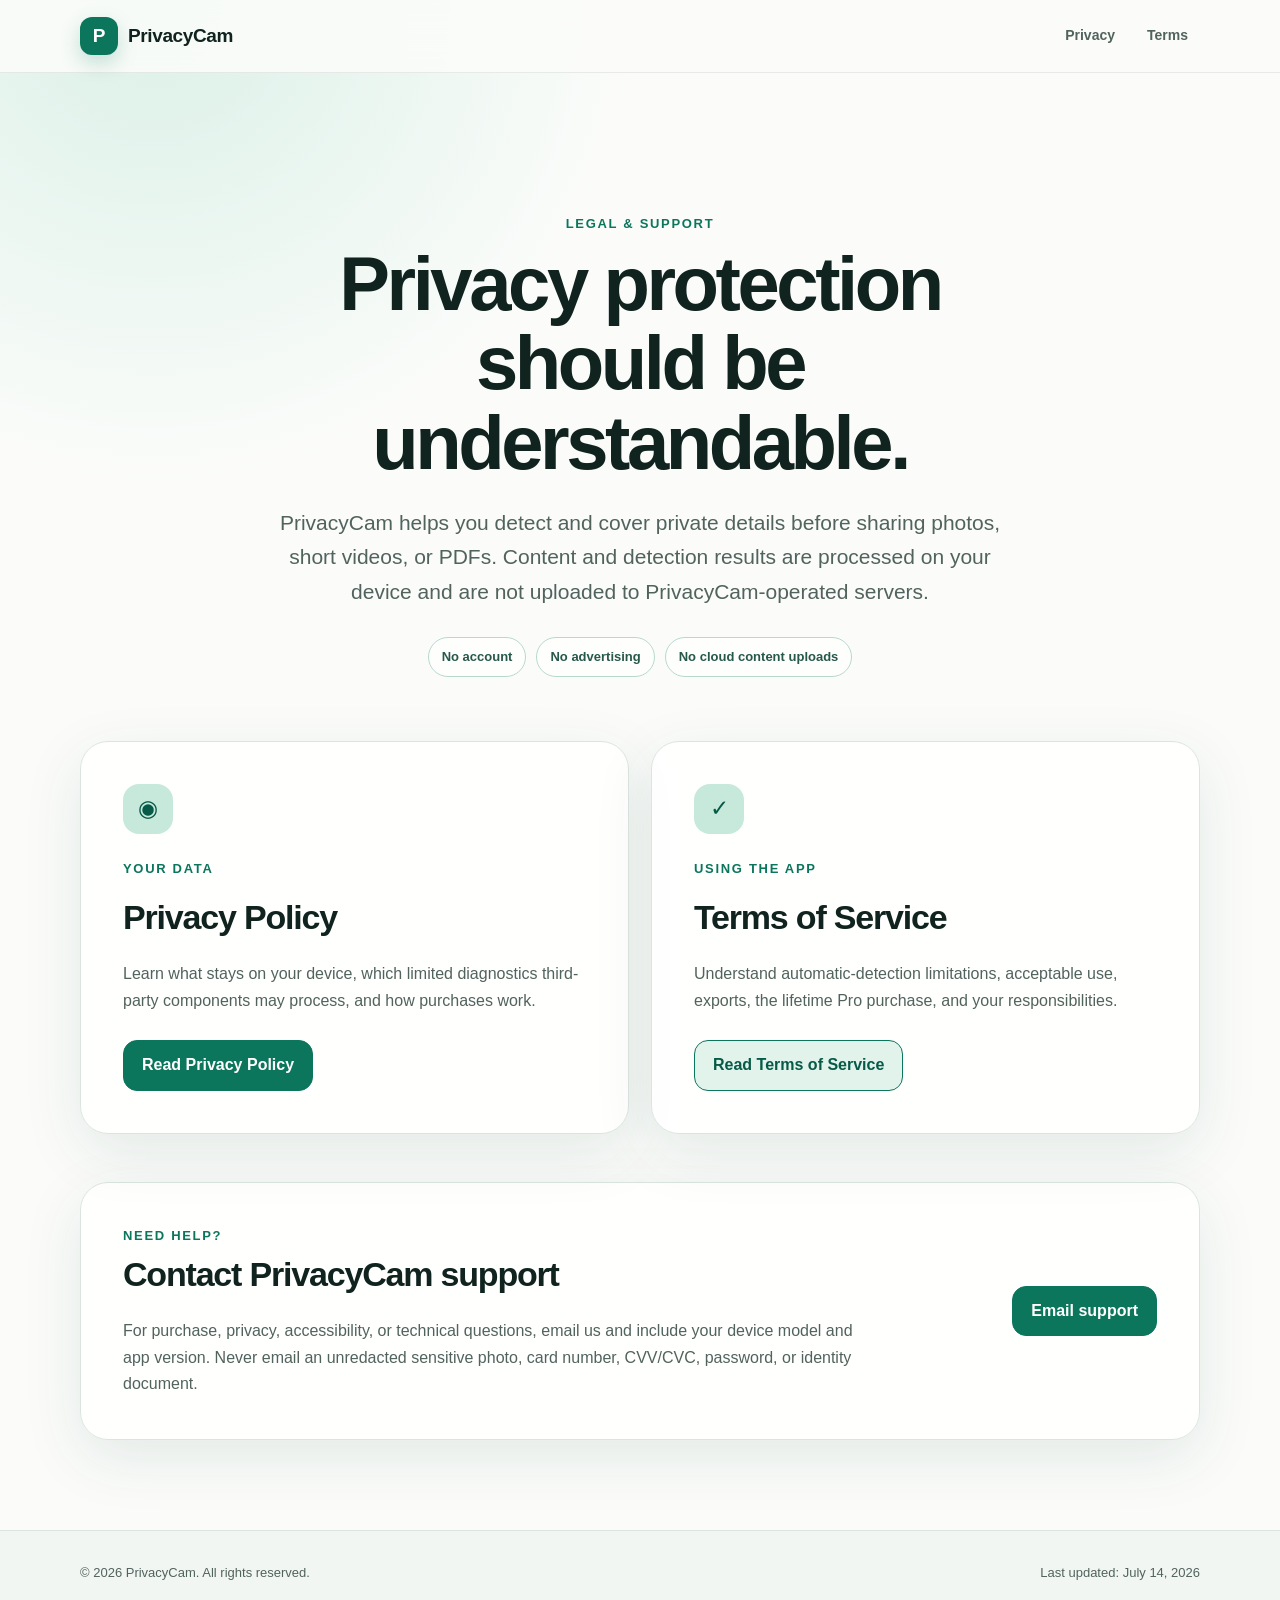
<file: docs/index.html>
<!doctype html>
<html lang="en">
  <head>
    <meta charset="utf-8">
    <meta name="viewport" content="width=device-width, initial-scale=1">
    <meta name="description" content="PrivacyCam privacy policy, terms of service, and support information.">
    <meta name="theme-color" content="#0b765c">
    <title>PrivacyCam Legal &amp; Support</title>
    <link rel="stylesheet" href="styles.css">
  </head>
  <body>
    <a class="skip-link" href="#main">Skip to content</a>
    <header class="site-header">
      <div class="shell header-inner">
        <a class="brand" href="index.html" aria-label="PrivacyCam legal home">
          <span class="brand-mark" aria-hidden="true">P</span>
          <span>PrivacyCam</span>
        </a>
        <nav aria-label="Legal pages">
          <a href="privacy.html">Privacy</a>
          <a href="terms.html">Terms</a>
        </nav>
      </div>
    </header>

    <main id="main">
      <section class="hero shell">
        <div class="eyebrow">Legal &amp; support</div>
        <h1>Privacy protection should be understandable.</h1>
        <p class="hero-copy">
          PrivacyCam helps you detect and cover private details before sharing photos, short videos, or PDFs. Content and detection results are processed on your device and are not uploaded to PrivacyCam-operated servers.
        </p>
        <div class="trust-row" aria-label="PrivacyCam highlights">
          <span>No account</span>
          <span>No advertising</span>
          <span>No cloud content uploads</span>
        </div>
      </section>

      <section class="shell card-grid" aria-label="Legal documents">
        <article class="document-card">
          <div class="card-icon" aria-hidden="true">◉</div>
          <p class="card-kicker">Your data</p>
          <h2>Privacy Policy</h2>
          <p>Learn what stays on your device, which limited diagnostics third-party components may process, and how purchases work.</p>
          <a class="button" href="privacy.html">Read Privacy Policy</a>
        </article>

        <article class="document-card">
          <div class="card-icon" aria-hidden="true">✓</div>
          <p class="card-kicker">Using the app</p>
          <h2>Terms of Service</h2>
          <p>Understand automatic-detection limitations, acceptable use, exports, the lifetime Pro purchase, and your responsibilities.</p>
          <a class="button button-secondary" href="terms.html">Read Terms of Service</a>
        </article>
      </section>

      <section class="shell support-panel" aria-labelledby="support-title">
        <div>
          <p class="card-kicker">Need help?</p>
          <h2 id="support-title">Contact PrivacyCam support</h2>
          <p>For purchase, privacy, accessibility, or technical questions, email us and include your device model and app version. Never email an unredacted sensitive photo, card number, CVV/CVC, password, or identity document.</p>
        </div>
        <a class="button" href="mailto:ak375456@gmail.com">Email support</a>
      </section>
    </main>

    <footer class="site-footer">
      <div class="shell footer-inner">
        <p>© 2026 PrivacyCam. All rights reserved.</p>
        <p>Last updated: July 14, 2026</p>
      </div>
    </footer>
  </body>
</html>
</file>
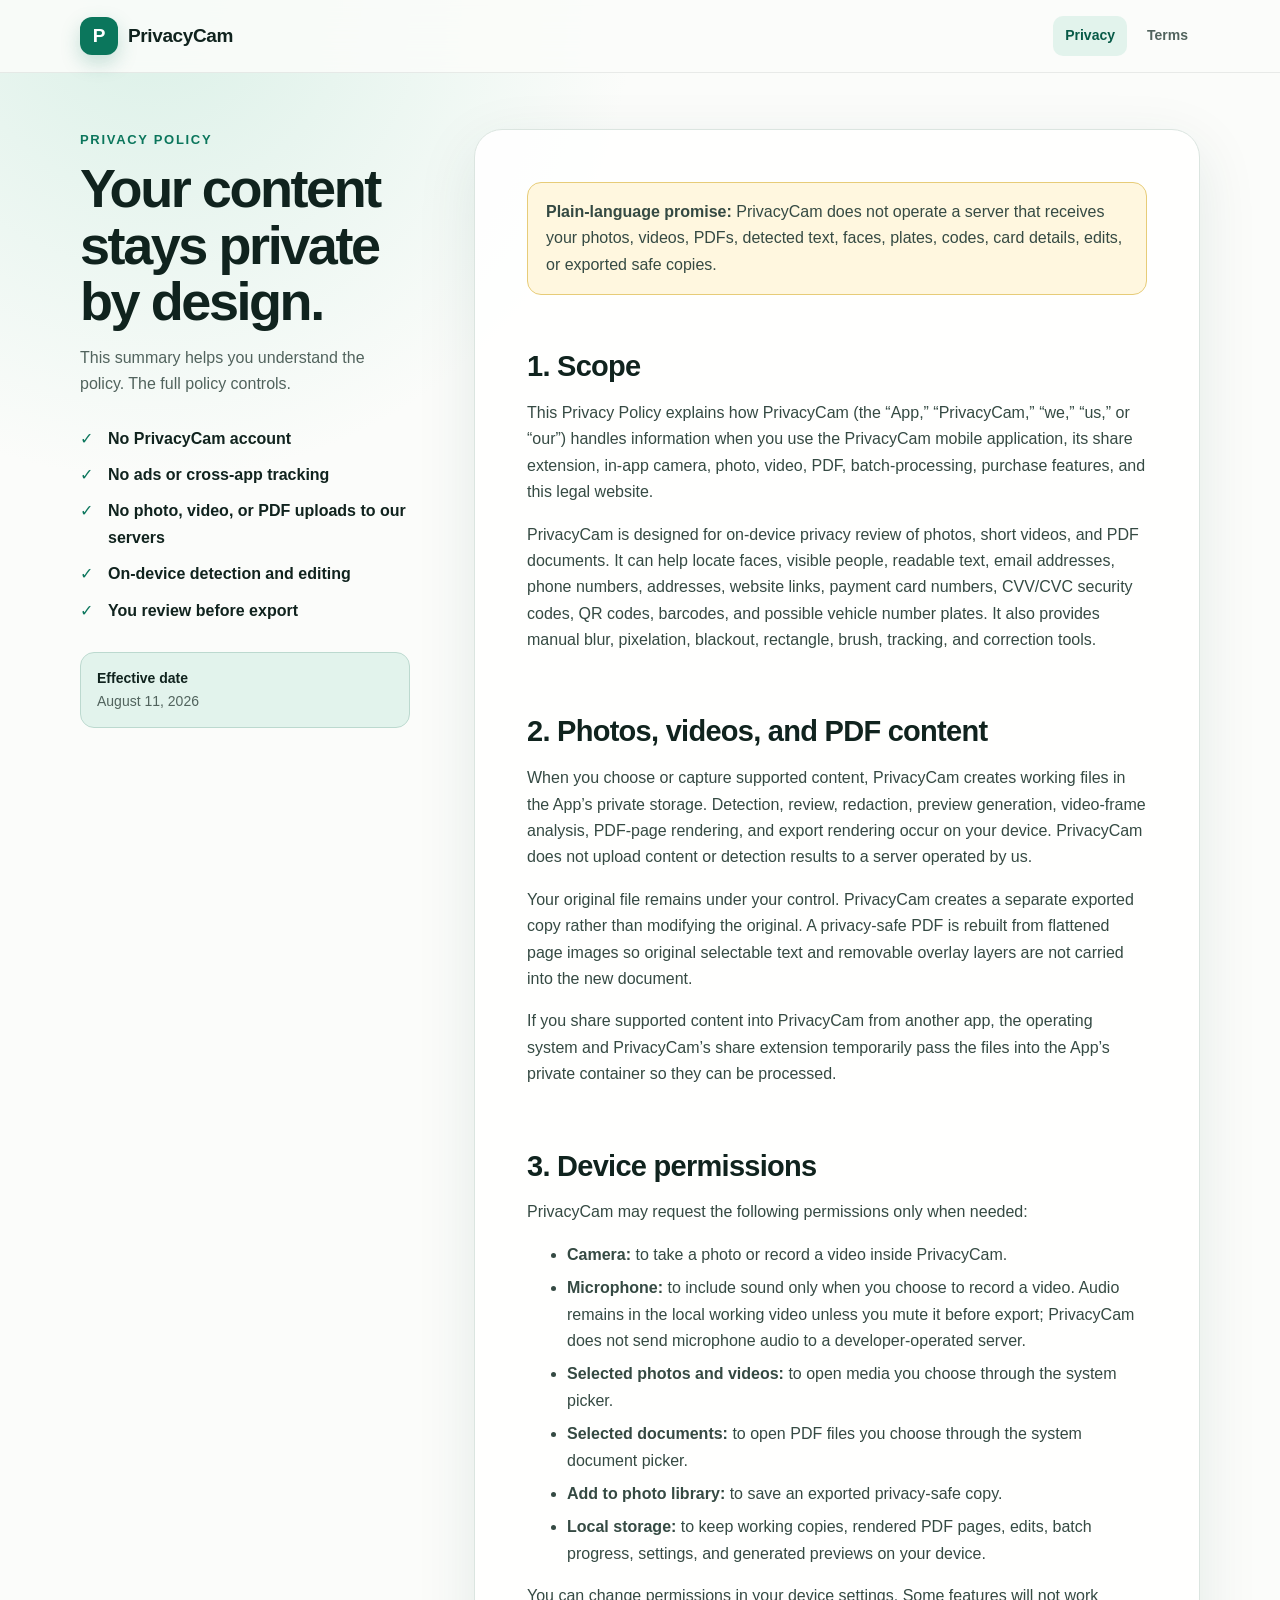
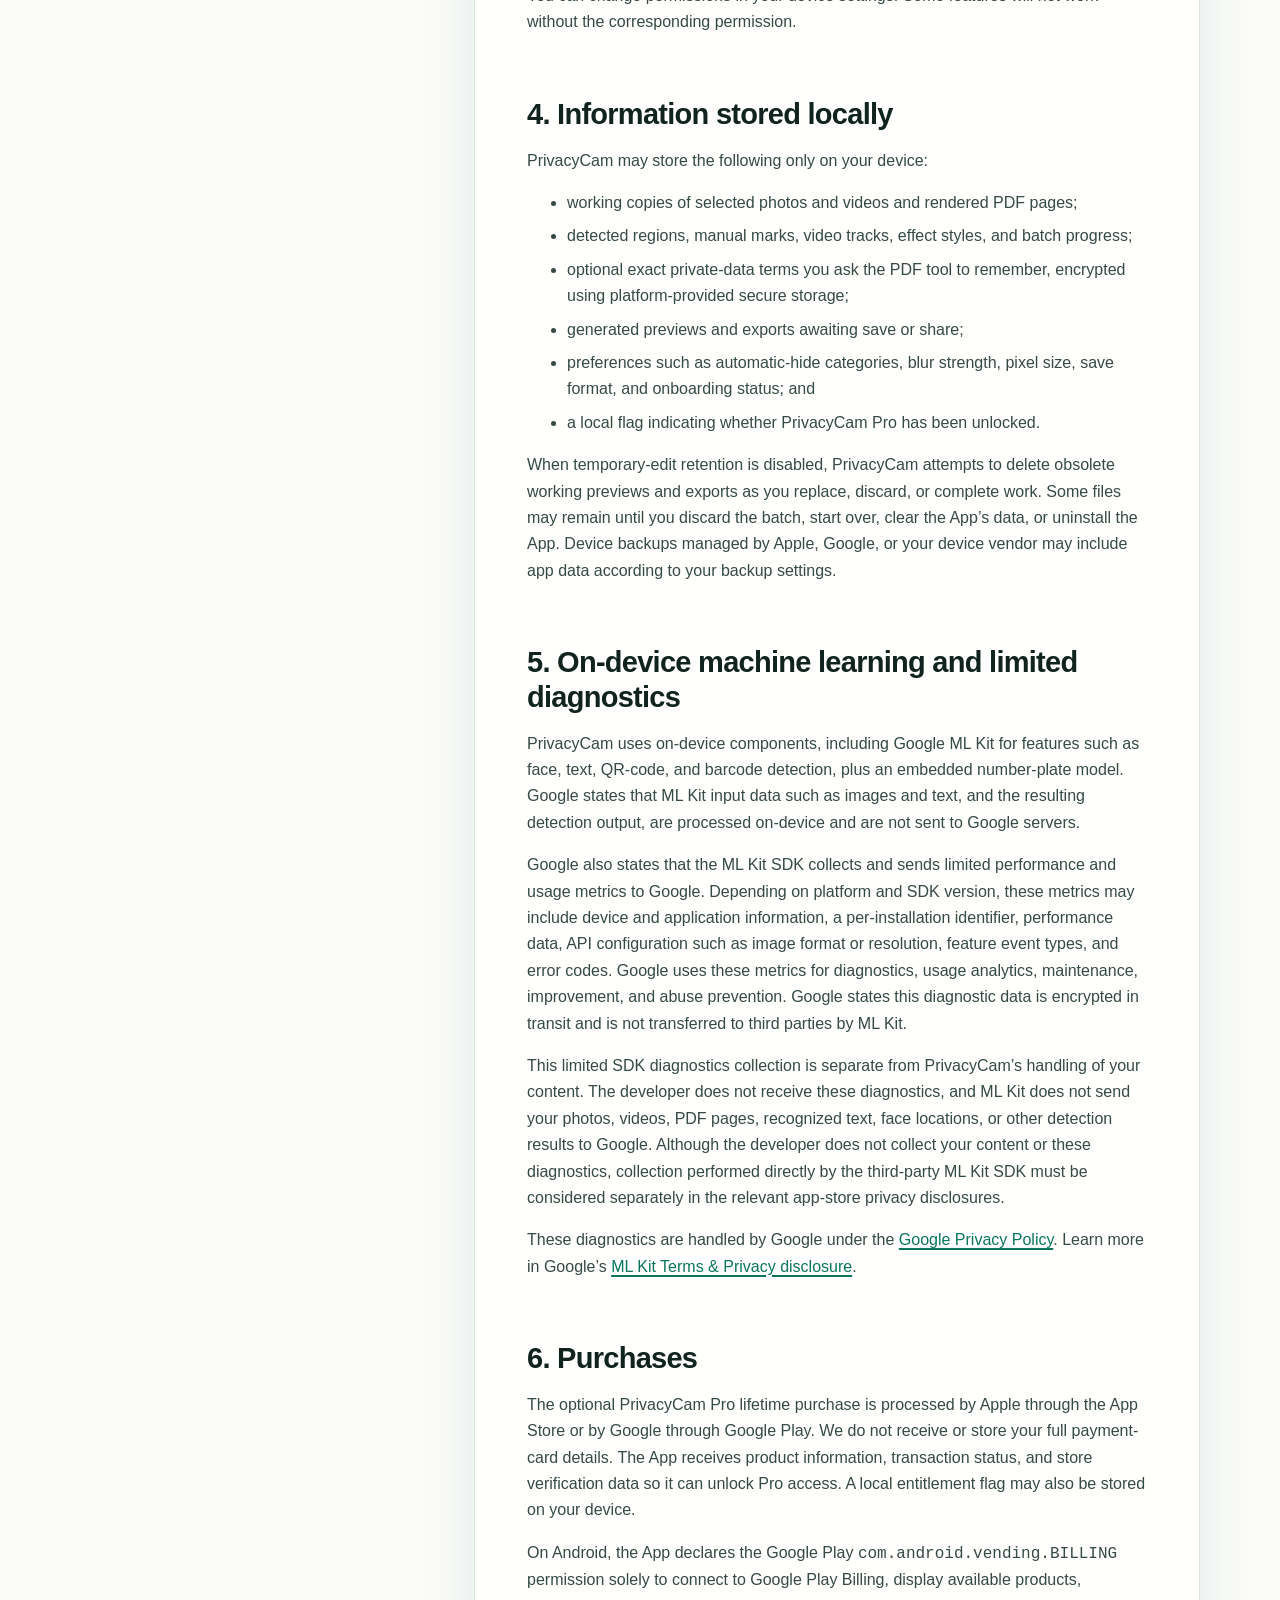
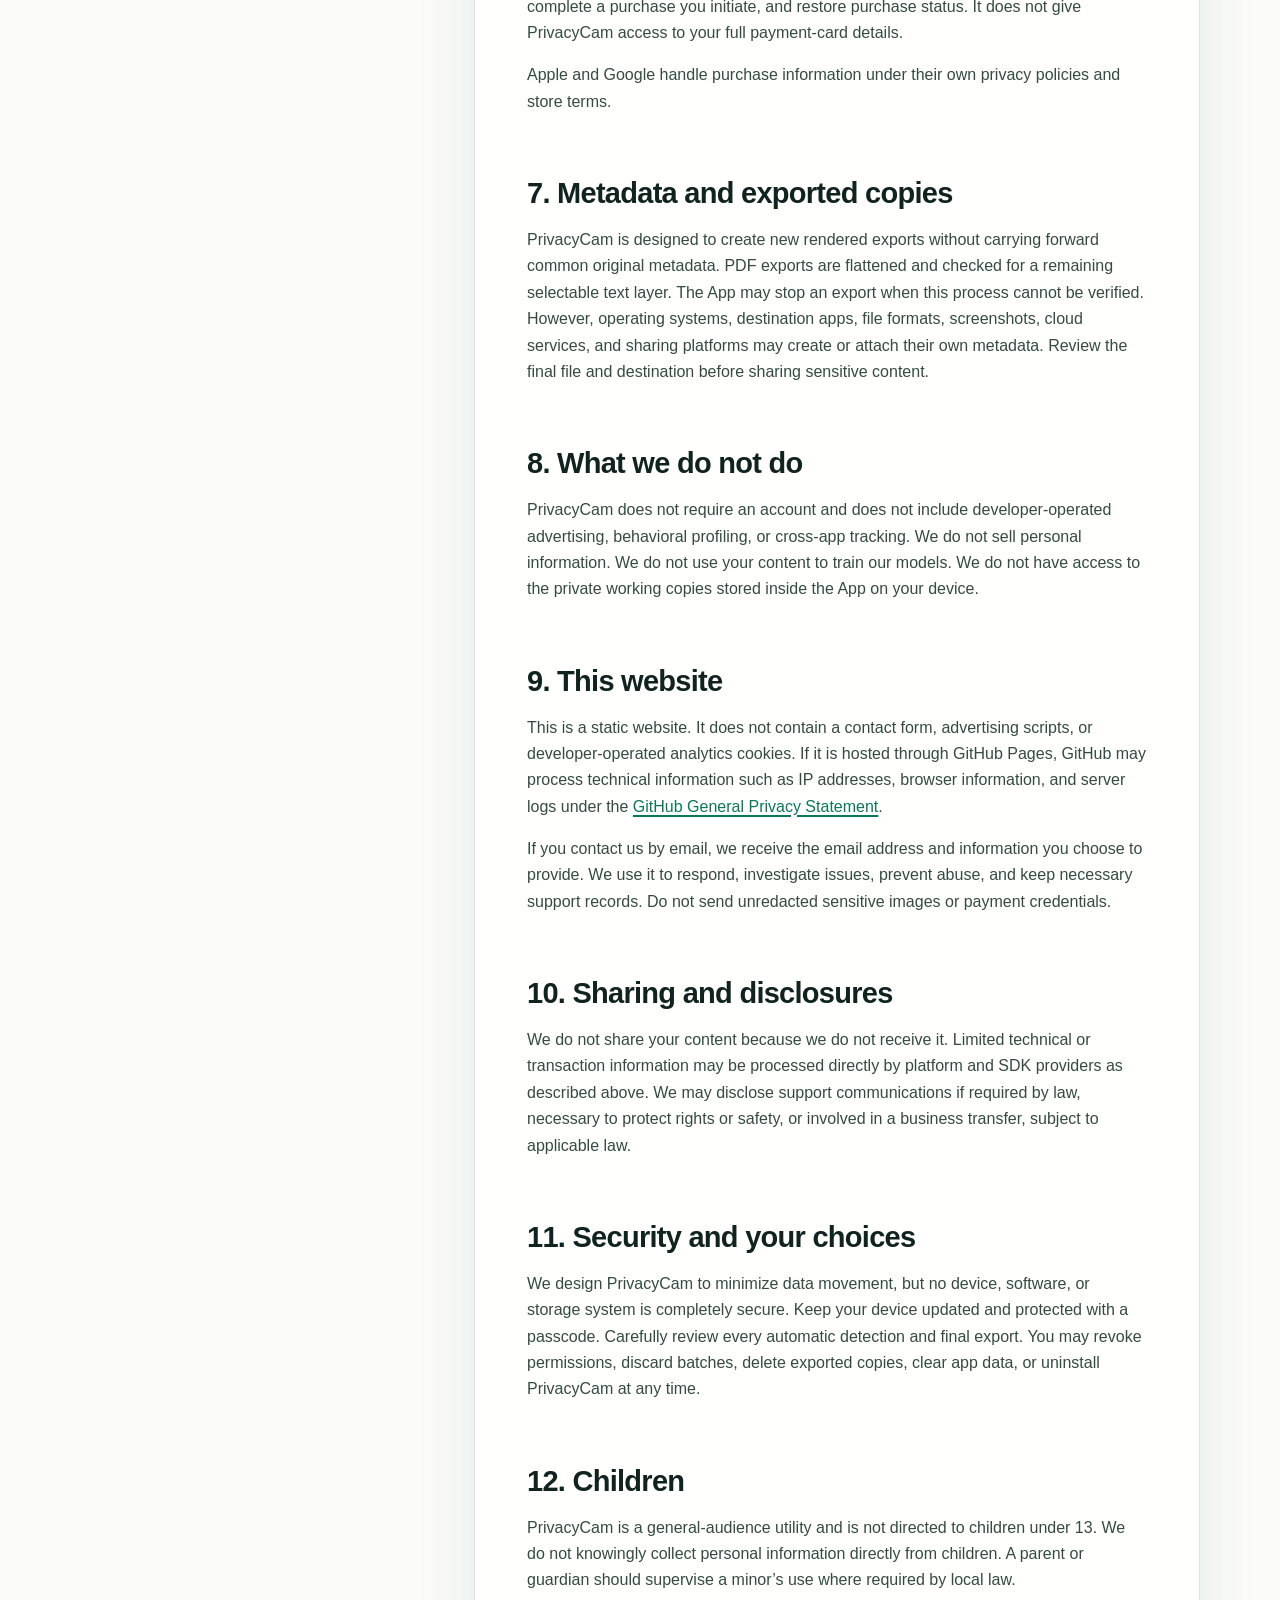
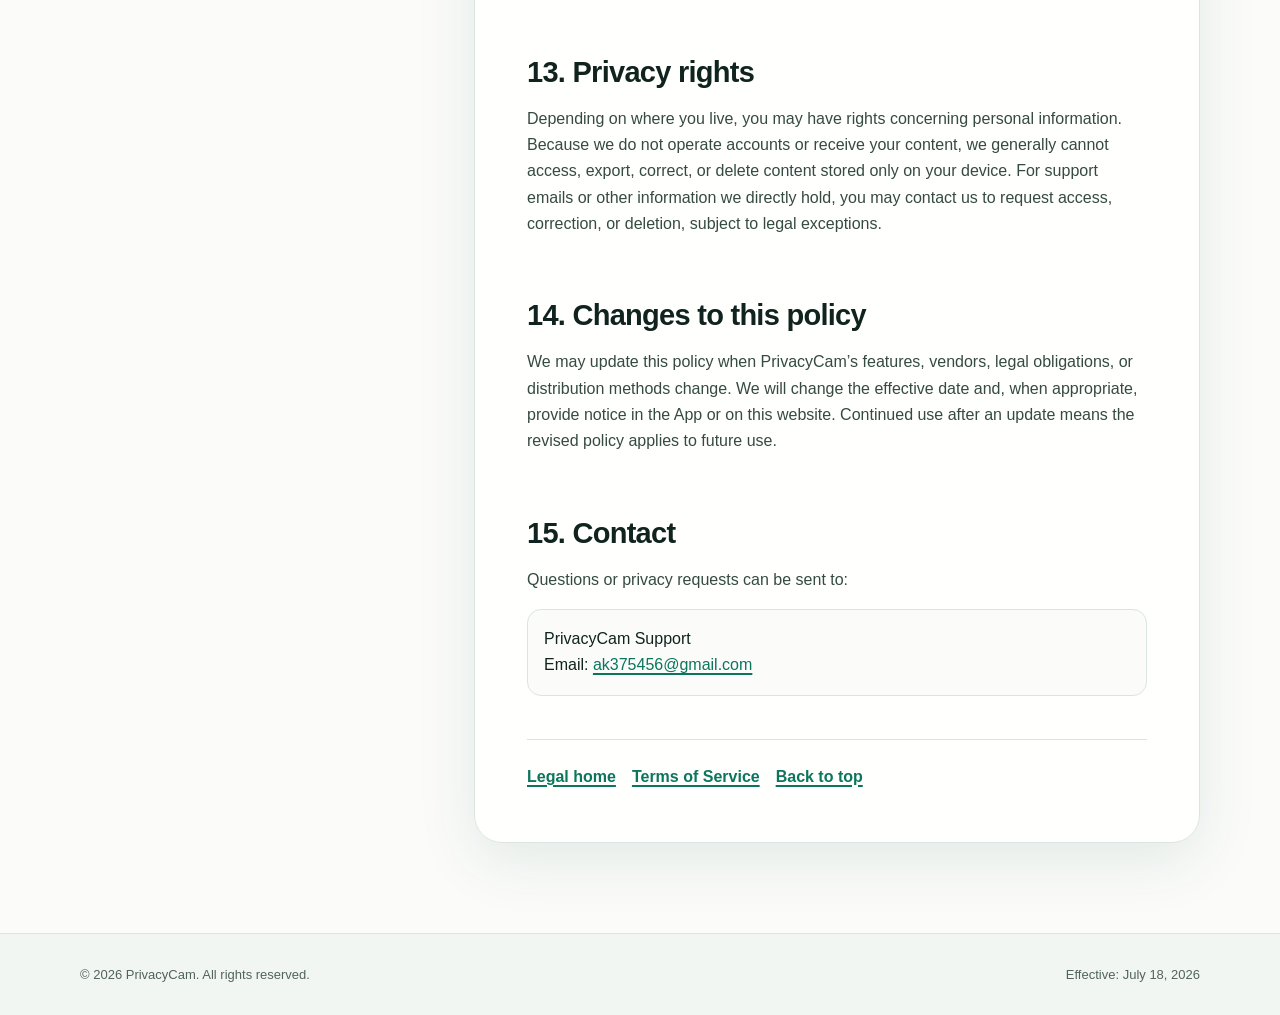
<file: docs/privacy.html>
<!doctype html>
<html lang="en">
  <head>
    <meta charset="utf-8">
    <meta name="viewport" content="width=device-width, initial-scale=1">
    <meta name="description" content="Privacy Policy for the PrivacyCam mobile application.">
    <meta name="theme-color" content="#0b765c">
    <title>Privacy Policy — PrivacyCam</title>
    <link rel="stylesheet" href="styles.css">
  </head>
  <body>
    <a class="skip-link" href="#main">Skip to content</a>
    <header class="site-header">
      <div class="shell header-inner">
        <a class="brand" href="index.html" aria-label="PrivacyCam legal home">
          <span class="brand-mark" aria-hidden="true">P</span>
          <span>PrivacyCam</span>
        </a>
        <nav aria-label="Legal pages">
          <a class="active" href="privacy.html" aria-current="page">Privacy</a>
          <a href="terms.html">Terms</a>
        </nav>
      </div>
    </header>

    <main id="main" class="legal-shell shell">
      <aside class="legal-summary" aria-label="Policy summary">
        <p class="eyebrow">Privacy Policy</p>
        <h1>Your content stays private by design.</h1>
        <p>This summary helps you understand the policy. The full policy controls.</p>
        <ul class="check-list">
          <li>No PrivacyCam account</li>
          <li>No ads or cross-app tracking</li>
          <li>No photo, video, or PDF uploads to our servers</li>
          <li>On-device detection and editing</li>
          <li>You review before export</li>
        </ul>
        <div class="date-box">
          <strong>Effective date</strong>
          <span>August 11, 2026</span>
        </div>
      </aside>

      <article class="legal-document">
        <p class="notice"><strong>Plain-language promise:</strong> PrivacyCam does not operate a server that receives your photos, videos, PDFs, detected text, faces, plates, codes, card details, edits, or exported safe copies.</p>

        <section id="scope">
          <h2>1. Scope</h2>
          <p>This Privacy Policy explains how PrivacyCam (the “App,” “PrivacyCam,” “we,” “us,” or “our”) handles information when you use the PrivacyCam mobile application, its share extension, in-app camera, photo, video, PDF, batch-processing, purchase features, and this legal website.</p>
          <p>PrivacyCam is designed for on-device privacy review of photos, short videos, and PDF documents. It can help locate faces, visible people, readable text, email addresses, phone numbers, addresses, website links, payment card numbers, CVV/CVC security codes, QR codes, barcodes, and possible vehicle number plates. It also provides manual blur, pixelation, blackout, rectangle, brush, tracking, and correction tools.</p>
        </section>

        <section id="content">
          <h2>2. Photos, videos, and PDF content</h2>
          <p>When you choose or capture supported content, PrivacyCam creates working files in the App’s private storage. Detection, review, redaction, preview generation, video-frame analysis, PDF-page rendering, and export rendering occur on your device. PrivacyCam does not upload content or detection results to a server operated by us.</p>
          <p>Your original file remains under your control. PrivacyCam creates a separate exported copy rather than modifying the original. A privacy-safe PDF is rebuilt from flattened page images so original selectable text and removable overlay layers are not carried into the new document.</p>
          <p>If you share supported content into PrivacyCam from another app, the operating system and PrivacyCam’s share extension temporarily pass the files into the App’s private container so they can be processed.</p>
        </section>

        <section id="permissions">
          <h2>3. Device permissions</h2>
          <p>PrivacyCam may request the following permissions only when needed:</p>
          <ul>
            <li><strong>Camera:</strong> to take a photo or record a video inside PrivacyCam.</li>
            <li><strong>Microphone:</strong> to include sound only when you choose to record a video. Audio remains in the local working video unless you mute it before export; PrivacyCam does not send microphone audio to a developer-operated server.</li>
            <li><strong>Selected photos and videos:</strong> to open media you choose through the system picker.</li>
            <li><strong>Selected documents:</strong> to open PDF files you choose through the system document picker.</li>
            <li><strong>Add to photo library:</strong> to save an exported privacy-safe copy.</li>
            <li><strong>Local storage:</strong> to keep working copies, rendered PDF pages, edits, batch progress, settings, and generated previews on your device.</li>
          </ul>
          <p>You can change permissions in your device settings. Some features will not work without the corresponding permission.</p>
        </section>

        <section id="local-data">
          <h2>4. Information stored locally</h2>
          <p>PrivacyCam may store the following only on your device:</p>
          <ul>
            <li>working copies of selected photos and videos and rendered PDF pages;</li>
            <li>detected regions, manual marks, video tracks, effect styles, and batch progress;</li>
            <li>optional exact private-data terms you ask the PDF tool to remember, encrypted using platform-provided secure storage;</li>
            <li>generated previews and exports awaiting save or share;</li>
            <li>preferences such as automatic-hide categories, blur strength, pixel size, save format, and onboarding status; and</li>
            <li>a local flag indicating whether PrivacyCam Pro has been unlocked.</li>
          </ul>
          <p>When temporary-edit retention is disabled, PrivacyCam attempts to delete obsolete working previews and exports as you replace, discard, or complete work. Some files may remain until you discard the batch, start over, clear the App’s data, or uninstall the App. Device backups managed by Apple, Google, or your device vendor may include app data according to your backup settings.</p>
        </section>

        <section id="mlkit">
          <h2>5. On-device machine learning and limited diagnostics</h2>
          <p>PrivacyCam uses on-device components, including Google ML Kit for features such as face, text, QR-code, and barcode detection, plus an embedded number-plate model. Google states that ML Kit input data such as images and text, and the resulting detection output, are processed on-device and are not sent to Google servers.</p>
          <p>Google also states that the ML Kit SDK collects and sends limited performance and usage metrics to Google. Depending on platform and SDK version, these metrics may include device and application information, a per-installation identifier, performance data, API configuration such as image format or resolution, feature event types, and error codes. Google uses these metrics for diagnostics, usage analytics, maintenance, improvement, and abuse prevention. Google states this diagnostic data is encrypted in transit and is not transferred to third parties by ML Kit.</p>
          <p>This limited SDK diagnostics collection is separate from PrivacyCam’s handling of your content. The developer does not receive these diagnostics, and ML Kit does not send your photos, videos, PDF pages, recognized text, face locations, or other detection results to Google. Although the developer does not collect your content or these diagnostics, collection performed directly by the third-party ML Kit SDK must be considered separately in the relevant app-store privacy disclosures.</p>
          <p>These diagnostics are handled by Google under the <a href="https://policies.google.com/privacy" rel="noopener noreferrer">Google Privacy Policy</a>. Learn more in Google’s <a href="https://developers.google.com/ml-kit/terms" rel="noopener noreferrer">ML Kit Terms &amp; Privacy disclosure</a>.</p>
        </section>

        <section id="purchases">
          <h2>6. Purchases</h2>
          <p>The optional PrivacyCam Pro lifetime purchase is processed by Apple through the App Store or by Google through Google Play. We do not receive or store your full payment-card details. The App receives product information, transaction status, and store verification data so it can unlock Pro access. A local entitlement flag may also be stored on your device.</p>
          <p>On Android, the App declares the Google Play <code>com.android.vending.BILLING</code> permission solely to connect to Google Play Billing, display available products, complete a purchase you initiate, and restore purchase status. It does not give PrivacyCam access to your full payment-card details.</p>
          <p>Apple and Google handle purchase information under their own privacy policies and store terms.</p>
        </section>

        <section id="metadata">
          <h2>7. Metadata and exported copies</h2>
          <p>PrivacyCam is designed to create new rendered exports without carrying forward common original metadata. PDF exports are flattened and checked for a remaining selectable text layer. The App may stop an export when this process cannot be verified. However, operating systems, destination apps, file formats, screenshots, cloud services, and sharing platforms may create or attach their own metadata. Review the final file and destination before sharing sensitive content.</p>
        </section>

        <section id="developer-data">
          <h2>8. What we do not do</h2>
          <p>PrivacyCam does not require an account and does not include developer-operated advertising, behavioral profiling, or cross-app tracking. We do not sell personal information. We do not use your content to train our models. We do not have access to the private working copies stored inside the App on your device.</p>
        </section>

        <section id="website">
          <h2>9. This website</h2>
          <p>This is a static website. It does not contain a contact form, advertising scripts, or developer-operated analytics cookies. If it is hosted through GitHub Pages, GitHub may process technical information such as IP addresses, browser information, and server logs under the <a href="https://docs.github.com/en/site-policy/privacy-policies/github-general-privacy-statement" rel="noopener noreferrer">GitHub General Privacy Statement</a>.</p>
          <p>If you contact us by email, we receive the email address and information you choose to provide. We use it to respond, investigate issues, prevent abuse, and keep necessary support records. Do not send unredacted sensitive images or payment credentials.</p>
        </section>

        <section id="sharing">
          <h2>10. Sharing and disclosures</h2>
          <p>We do not share your content because we do not receive it. Limited technical or transaction information may be processed directly by platform and SDK providers as described above. We may disclose support communications if required by law, necessary to protect rights or safety, or involved in a business transfer, subject to applicable law.</p>
        </section>

        <section id="security">
          <h2>11. Security and your choices</h2>
          <p>We design PrivacyCam to minimize data movement, but no device, software, or storage system is completely secure. Keep your device updated and protected with a passcode. Carefully review every automatic detection and final export. You may revoke permissions, discard batches, delete exported copies, clear app data, or uninstall PrivacyCam at any time.</p>
        </section>

        <section id="children">
          <h2>12. Children</h2>
          <p>PrivacyCam is a general-audience utility and is not directed to children under 13. We do not knowingly collect personal information directly from children. A parent or guardian should supervise a minor’s use where required by local law.</p>
        </section>

        <section id="rights">
          <h2>13. Privacy rights</h2>
          <p>Depending on where you live, you may have rights concerning personal information. Because we do not operate accounts or receive your content, we generally cannot access, export, correct, or delete content stored only on your device. For support emails or other information we directly hold, you may contact us to request access, correction, or deletion, subject to legal exceptions.</p>
        </section>

        <section id="changes">
          <h2>14. Changes to this policy</h2>
          <p>We may update this policy when PrivacyCam’s features, vendors, legal obligations, or distribution methods change. We will change the effective date and, when appropriate, provide notice in the App or on this website. Continued use after an update means the revised policy applies to future use.</p>
        </section>

        <section id="contact">
          <h2>15. Contact</h2>
          <p>Questions or privacy requests can be sent to:</p>
          <address>
            PrivacyCam Support<br>
            Email: <a href="mailto:ak375456@gmail.com">ak375456@gmail.com</a>
          </address>
        </section>

        <div class="document-footer-links">
          <a href="index.html">Legal home</a>
          <a href="terms.html">Terms of Service</a>
          <a href="#main">Back to top</a>
        </div>
      </article>
    </main>

    <footer class="site-footer">
      <div class="shell footer-inner">
        <p>© 2026 PrivacyCam. All rights reserved.</p>
          <p>Effective: July 18, 2026</p>
      </div>
    </footer>
  </body>
</html>
</file>
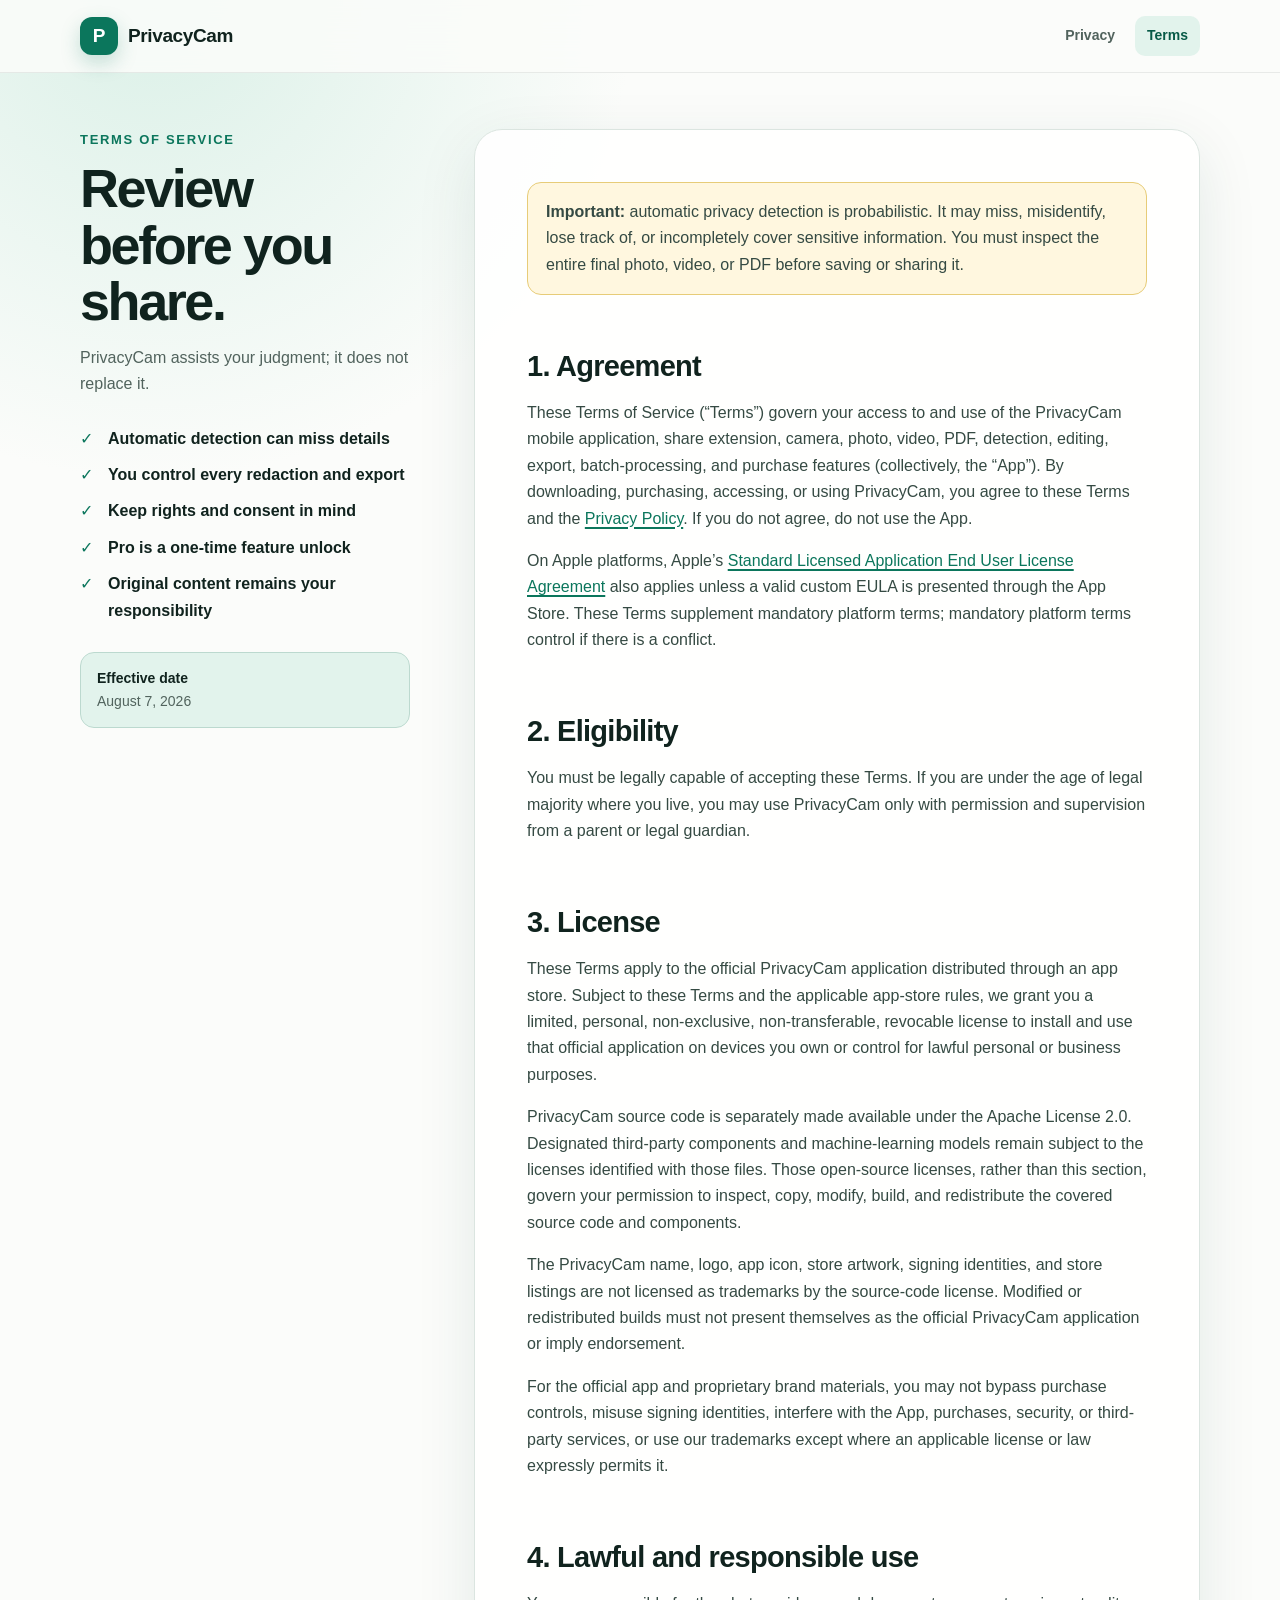
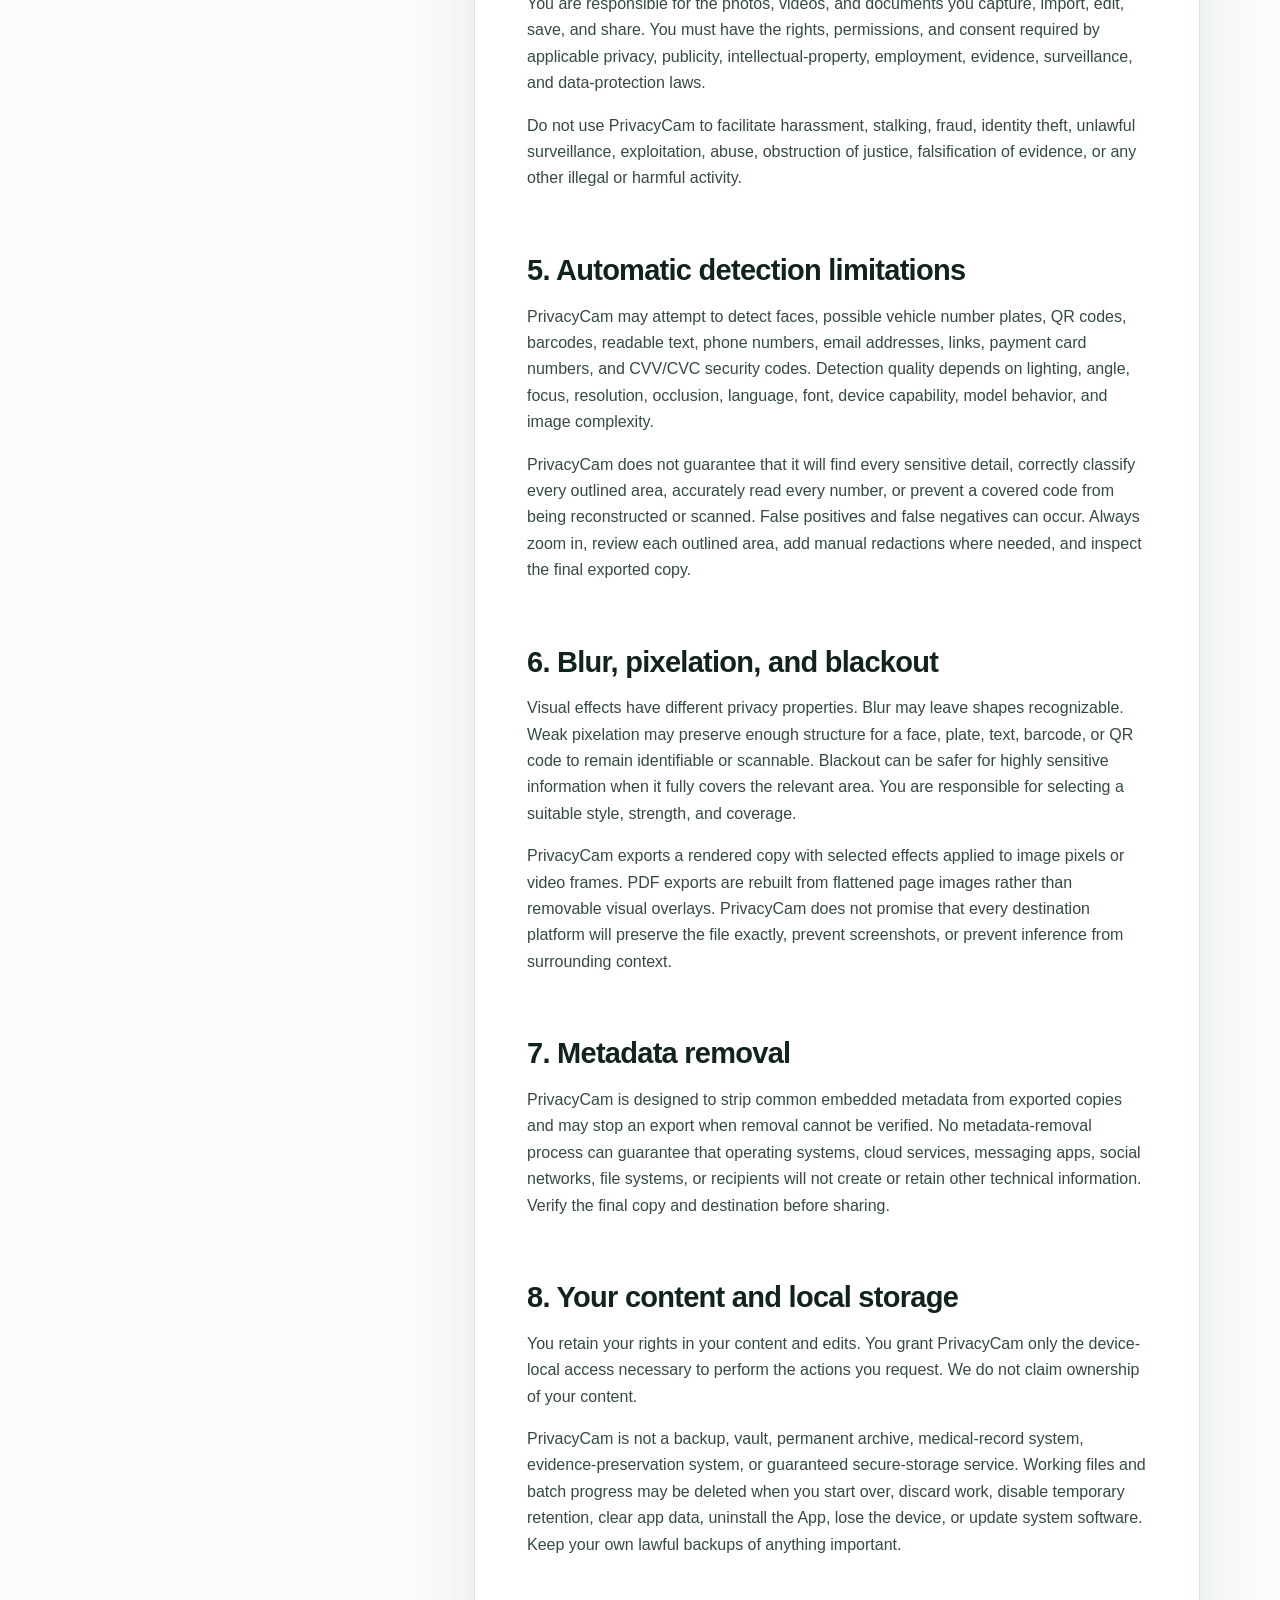
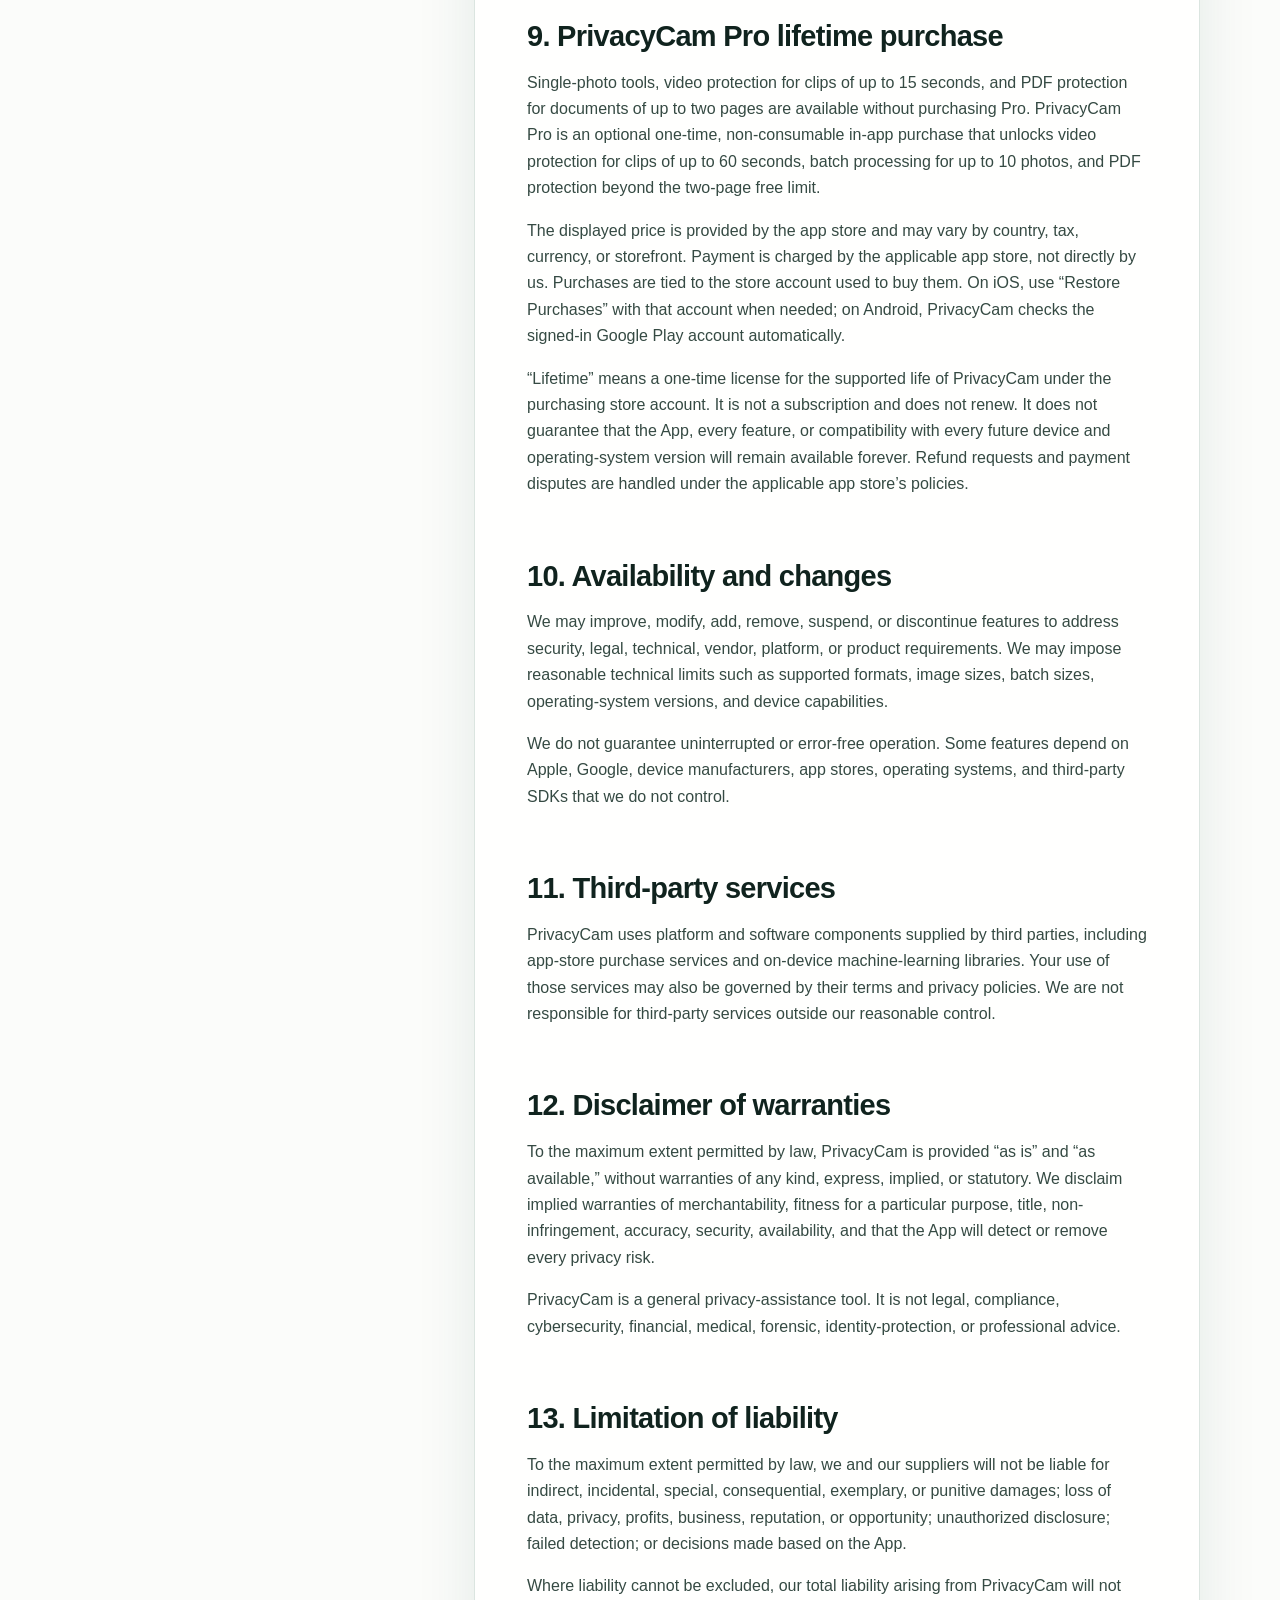
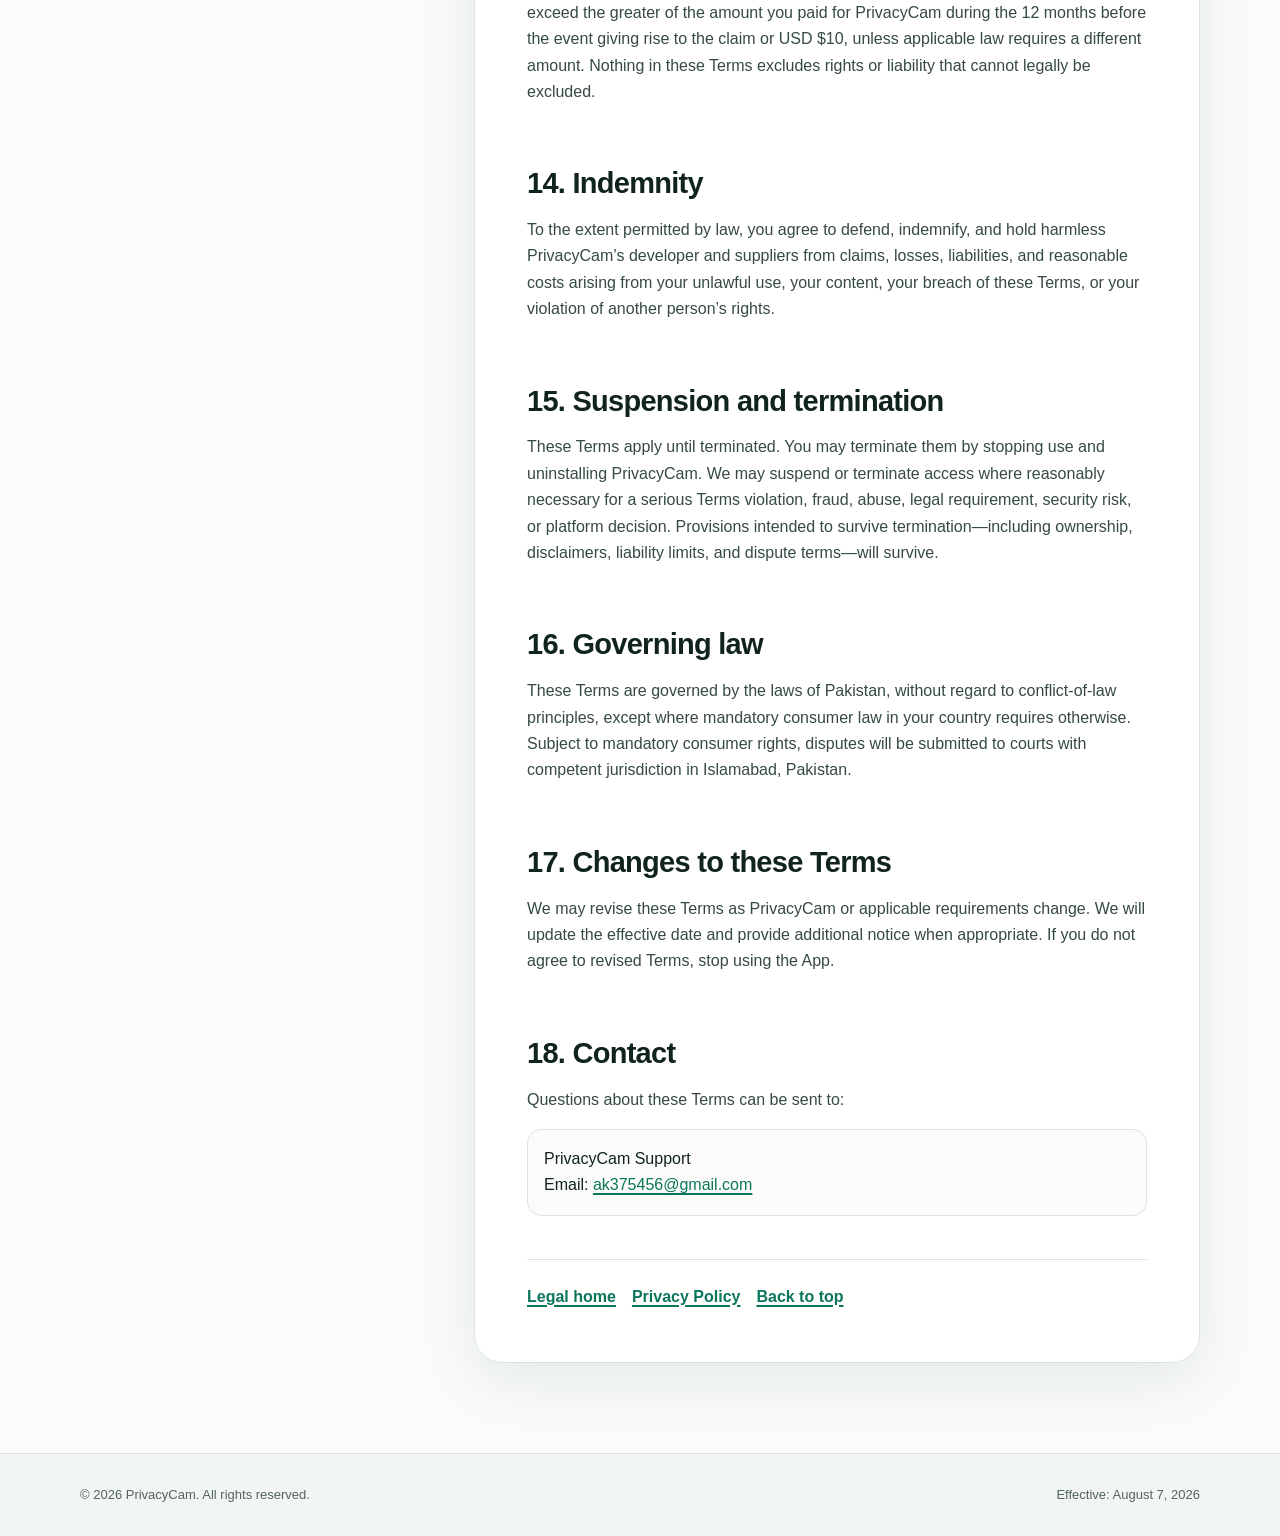
<file: docs/terms.html>
<!doctype html>
<html lang="en">
  <head>
    <meta charset="utf-8">
    <meta name="viewport" content="width=device-width, initial-scale=1">
    <meta name="description" content="Terms of Service for the PrivacyCam mobile application.">
    <meta name="theme-color" content="#0b765c">
    <title>Terms of Service — PrivacyCam</title>
    <link rel="stylesheet" href="styles.css">
  </head>
  <body>
    <a class="skip-link" href="#main">Skip to content</a>
    <header class="site-header">
      <div class="shell header-inner">
        <a class="brand" href="index.html" aria-label="PrivacyCam legal home">
          <span class="brand-mark" aria-hidden="true">P</span>
          <span>PrivacyCam</span>
        </a>
        <nav aria-label="Legal pages">
          <a href="privacy.html">Privacy</a>
          <a class="active" href="terms.html" aria-current="page">Terms</a>
        </nav>
      </div>
    </header>

    <main id="main" class="legal-shell shell">
      <aside class="legal-summary">
        <p class="eyebrow">Terms of Service</p>
        <h1>Review before you share.</h1>
        <p>PrivacyCam assists your judgment; it does not replace it.</p>
        <ul class="check-list">
          <li>Automatic detection can miss details</li>
          <li>You control every redaction and export</li>
          <li>Keep rights and consent in mind</li>
          <li>Pro is a one-time feature unlock</li>
          <li>Original content remains your responsibility</li>
        </ul>
        <div class="date-box">
          <strong>Effective date</strong>
          <span>August 7, 2026</span>
        </div>
      </aside>

      <article class="legal-document">
        <p class="notice"><strong>Important:</strong> automatic privacy detection is probabilistic. It may miss, misidentify, lose track of, or incompletely cover sensitive information. You must inspect the entire final photo, video, or PDF before saving or sharing it.</p>

        <section id="agreement">
          <h2>1. Agreement</h2>
          <p>These Terms of Service (“Terms”) govern your access to and use of the PrivacyCam mobile application, share extension, camera, photo, video, PDF, detection, editing, export, batch-processing, and purchase features (collectively, the “App”). By downloading, purchasing, accessing, or using PrivacyCam, you agree to these Terms and the <a href="privacy.html">Privacy Policy</a>. If you do not agree, do not use the App.</p>
          <p>On Apple platforms, Apple’s <a href="https://www.apple.com/legal/internet-services/itunes/dev/stdeula/" rel="noopener noreferrer">Standard Licensed Application End User License Agreement</a> also applies unless a valid custom EULA is presented through the App Store. These Terms supplement mandatory platform terms; mandatory platform terms control if there is a conflict.</p>
        </section>

        <section id="eligibility">
          <h2>2. Eligibility</h2>
          <p>You must be legally capable of accepting these Terms. If you are under the age of legal majority where you live, you may use PrivacyCam only with permission and supervision from a parent or legal guardian.</p>
        </section>

        <section id="license">
          <h2>3. License</h2>
          <p>These Terms apply to the official PrivacyCam application distributed through an app store. Subject to these Terms and the applicable app-store rules, we grant you a limited, personal, non-exclusive, non-transferable, revocable license to install and use that official application on devices you own or control for lawful personal or business purposes.</p>
          <p>PrivacyCam source code is separately made available under the Apache License 2.0. Designated third-party components and machine-learning models remain subject to the licenses identified with those files. Those open-source licenses, rather than this section, govern your permission to inspect, copy, modify, build, and redistribute the covered source code and components.</p>
          <p>The PrivacyCam name, logo, app icon, store artwork, signing identities, and store listings are not licensed as trademarks by the source-code license. Modified or redistributed builds must not present themselves as the official PrivacyCam application or imply endorsement.</p>
          <p>For the official app and proprietary brand materials, you may not bypass purchase controls, misuse signing identities, interfere with the App, purchases, security, or third-party services, or use our trademarks except where an applicable license or law expressly permits it.</p>
        </section>

        <section id="use">
          <h2>4. Lawful and responsible use</h2>
          <p>You are responsible for the photos, videos, and documents you capture, import, edit, save, and share. You must have the rights, permissions, and consent required by applicable privacy, publicity, intellectual-property, employment, evidence, surveillance, and data-protection laws.</p>
          <p>Do not use PrivacyCam to facilitate harassment, stalking, fraud, identity theft, unlawful surveillance, exploitation, abuse, obstruction of justice, falsification of evidence, or any other illegal or harmful activity.</p>
        </section>

        <section id="detection">
          <h2>5. Automatic detection limitations</h2>
          <p>PrivacyCam may attempt to detect faces, possible vehicle number plates, QR codes, barcodes, readable text, phone numbers, email addresses, links, payment card numbers, and CVV/CVC security codes. Detection quality depends on lighting, angle, focus, resolution, occlusion, language, font, device capability, model behavior, and image complexity.</p>
          <p>PrivacyCam does not guarantee that it will find every sensitive detail, correctly classify every outlined area, accurately read every number, or prevent a covered code from being reconstructed or scanned. False positives and false negatives can occur. Always zoom in, review each outlined area, add manual redactions where needed, and inspect the final exported copy.</p>
        </section>

        <section id="effects">
          <h2>6. Blur, pixelation, and blackout</h2>
          <p>Visual effects have different privacy properties. Blur may leave shapes recognizable. Weak pixelation may preserve enough structure for a face, plate, text, barcode, or QR code to remain identifiable or scannable. Blackout can be safer for highly sensitive information when it fully covers the relevant area. You are responsible for selecting a suitable style, strength, and coverage.</p>
          <p>PrivacyCam exports a rendered copy with selected effects applied to image pixels or video frames. PDF exports are rebuilt from flattened page images rather than removable visual overlays. PrivacyCam does not promise that every destination platform will preserve the file exactly, prevent screenshots, or prevent inference from surrounding context.</p>
        </section>

        <section id="metadata">
          <h2>7. Metadata removal</h2>
          <p>PrivacyCam is designed to strip common embedded metadata from exported copies and may stop an export when removal cannot be verified. No metadata-removal process can guarantee that operating systems, cloud services, messaging apps, social networks, file systems, or recipients will not create or retain other technical information. Verify the final copy and destination before sharing.</p>
        </section>

        <section id="content-storage">
          <h2>8. Your content and local storage</h2>
          <p>You retain your rights in your content and edits. You grant PrivacyCam only the device-local access necessary to perform the actions you request. We do not claim ownership of your content.</p>
          <p>PrivacyCam is not a backup, vault, permanent archive, medical-record system, evidence-preservation system, or guaranteed secure-storage service. Working files and batch progress may be deleted when you start over, discard work, disable temporary retention, clear app data, uninstall the App, lose the device, or update system software. Keep your own lawful backups of anything important.</p>
        </section>

        <section id="pro">
          <h2>9. PrivacyCam Pro lifetime purchase</h2>
          <p>Single-photo tools, video protection for clips of up to 15 seconds, and PDF protection for documents of up to two pages are available without purchasing Pro. PrivacyCam Pro is an optional one-time, non-consumable in-app purchase that unlocks video protection for clips of up to 60 seconds, batch processing for up to 10 photos, and PDF protection beyond the two-page free limit.</p>
          <p>The displayed price is provided by the app store and may vary by country, tax, currency, or storefront. Payment is charged by the applicable app store, not directly by us. Purchases are tied to the store account used to buy them. On iOS, use “Restore Purchases” with that account when needed; on Android, PrivacyCam checks the signed-in Google Play account automatically.</p>
          <p>“Lifetime” means a one-time license for the supported life of PrivacyCam under the purchasing store account. It is not a subscription and does not renew. It does not guarantee that the App, every feature, or compatibility with every future device and operating-system version will remain available forever. Refund requests and payment disputes are handled under the applicable app store’s policies.</p>
        </section>

        <section id="availability">
          <h2>10. Availability and changes</h2>
          <p>We may improve, modify, add, remove, suspend, or discontinue features to address security, legal, technical, vendor, platform, or product requirements. We may impose reasonable technical limits such as supported formats, image sizes, batch sizes, operating-system versions, and device capabilities.</p>
          <p>We do not guarantee uninterrupted or error-free operation. Some features depend on Apple, Google, device manufacturers, app stores, operating systems, and third-party SDKs that we do not control.</p>
        </section>

        <section id="third-parties">
          <h2>11. Third-party services</h2>
          <p>PrivacyCam uses platform and software components supplied by third parties, including app-store purchase services and on-device machine-learning libraries. Your use of those services may also be governed by their terms and privacy policies. We are not responsible for third-party services outside our reasonable control.</p>
        </section>

        <section id="disclaimer">
          <h2>12. Disclaimer of warranties</h2>
          <p>To the maximum extent permitted by law, PrivacyCam is provided “as is” and “as available,” without warranties of any kind, express, implied, or statutory. We disclaim implied warranties of merchantability, fitness for a particular purpose, title, non-infringement, accuracy, security, availability, and that the App will detect or remove every privacy risk.</p>
          <p>PrivacyCam is a general privacy-assistance tool. It is not legal, compliance, cybersecurity, financial, medical, forensic, identity-protection, or professional advice.</p>
        </section>

        <section id="liability">
          <h2>13. Limitation of liability</h2>
          <p>To the maximum extent permitted by law, we and our suppliers will not be liable for indirect, incidental, special, consequential, exemplary, or punitive damages; loss of data, privacy, profits, business, reputation, or opportunity; unauthorized disclosure; failed detection; or decisions made based on the App.</p>
          <p>Where liability cannot be excluded, our total liability arising from PrivacyCam will not exceed the greater of the amount you paid for PrivacyCam during the 12 months before the event giving rise to the claim or USD $10, unless applicable law requires a different amount. Nothing in these Terms excludes rights or liability that cannot legally be excluded.</p>
        </section>

        <section id="indemnity">
          <h2>14. Indemnity</h2>
          <p>To the extent permitted by law, you agree to defend, indemnify, and hold harmless PrivacyCam’s developer and suppliers from claims, losses, liabilities, and reasonable costs arising from your unlawful use, your content, your breach of these Terms, or your violation of another person’s rights.</p>
        </section>

        <section id="termination">
          <h2>15. Suspension and termination</h2>
          <p>These Terms apply until terminated. You may terminate them by stopping use and uninstalling PrivacyCam. We may suspend or terminate access where reasonably necessary for a serious Terms violation, fraud, abuse, legal requirement, security risk, or platform decision. Provisions intended to survive termination—including ownership, disclaimers, liability limits, and dispute terms—will survive.</p>
        </section>

        <section id="law">
          <h2>16. Governing law</h2>
          <p>These Terms are governed by the laws of Pakistan, without regard to conflict-of-law principles, except where mandatory consumer law in your country requires otherwise. Subject to mandatory consumer rights, disputes will be submitted to courts with competent jurisdiction in Islamabad, Pakistan.</p>
        </section>

        <section id="changes">
          <h2>17. Changes to these Terms</h2>
          <p>We may revise these Terms as PrivacyCam or applicable requirements change. We will update the effective date and provide additional notice when appropriate. If you do not agree to revised Terms, stop using the App.</p>
        </section>

        <section id="contact">
          <h2>18. Contact</h2>
          <p>Questions about these Terms can be sent to:</p>
          <address>
            PrivacyCam Support<br>
            Email: <a href="mailto:ak375456@gmail.com">ak375456@gmail.com</a>
          </address>
        </section>

        <div class="document-footer-links">
          <a href="index.html">Legal home</a>
          <a href="privacy.html">Privacy Policy</a>
          <a href="#main">Back to top</a>
        </div>
      </article>
    </main>

    <footer class="site-footer">
      <div class="shell footer-inner">
        <p>© 2026 PrivacyCam. All rights reserved.</p>
          <p>Effective: August 7, 2026</p>
      </div>
    </footer>
  </body>
</html>
</file>
<file: docs/styles.css>
:root {
  --ink: #10231e;
  --muted: #51635d;
  --forest: #0b765c;
  --forest-dark: #075a47;
  --mint: #e2f3ec;
  --mint-strong: #c7e9dc;
  --paper: #fbfcfa;
  --line: #dbe5e0;
  --white: #ffffff;
  --warning: #fff7df;
  --warning-line: #e7cc78;
  --shadow: 0 18px 60px rgba(24, 67, 54, 0.10);
  color-scheme: light;
  font-family: Inter, ui-sans-serif, -apple-system, BlinkMacSystemFont, "Segoe UI", sans-serif;
  font-synthesis: none;
}

* {
  box-sizing: border-box;
}

html {
  scroll-behavior: smooth;
}

body {
  margin: 0;
  color: var(--ink);
  background:
    radial-gradient(circle at 12% 0%, rgba(199, 233, 220, 0.62), transparent 30rem),
    var(--paper);
  font-size: 16px;
  line-height: 1.65;
}

a {
  color: var(--forest);
  text-decoration-thickness: 1.5px;
  text-underline-offset: 3px;
}

a:hover {
  color: var(--forest-dark);
}

a:focus-visible,
button:focus-visible {
  outline: 3px solid #f0b735;
  outline-offset: 3px;
  border-radius: 6px;
}

.skip-link {
  position: fixed;
  top: 8px;
  left: 8px;
  z-index: 10;
  padding: 10px 14px;
  color: var(--white);
  background: var(--forest-dark);
  transform: translateY(-150%);
}

.skip-link:focus {
  transform: translateY(0);
}

.shell {
  width: min(1120px, calc(100% - 40px));
  margin-inline: auto;
}

.site-header {
  position: sticky;
  top: 0;
  z-index: 5;
  border-bottom: 1px solid rgba(16, 35, 30, 0.08);
  background: rgba(251, 252, 250, 0.88);
  backdrop-filter: blur(18px);
}

.header-inner {
  min-height: 72px;
  display: flex;
  align-items: center;
  justify-content: space-between;
  gap: 22px;
}

.brand {
  display: inline-flex;
  align-items: center;
  gap: 10px;
  color: var(--ink);
  font-size: 19px;
  font-weight: 850;
  text-decoration: none;
  letter-spacing: -0.02em;
}

.brand-mark {
  width: 38px;
  height: 38px;
  display: grid;
  place-items: center;
  border-radius: 12px;
  color: var(--white);
  background: var(--forest);
  box-shadow: 0 8px 20px rgba(11, 118, 92, 0.22);
}

nav {
  display: flex;
  align-items: center;
  gap: 8px;
}

nav a {
  padding: 8px 12px;
  border-radius: 10px;
  color: var(--muted);
  font-size: 14px;
  font-weight: 750;
  text-decoration: none;
}

nav a:hover,
nav a.active {
  color: var(--forest-dark);
  background: var(--mint);
}

.hero {
  padding-block: clamp(72px, 11vw, 140px) 64px;
  text-align: center;
}

.eyebrow,
.card-kicker {
  margin: 0 0 10px;
  color: var(--forest);
  font-size: 13px;
  font-weight: 850;
  letter-spacing: 0.13em;
  text-transform: uppercase;
}

.hero h1,
.legal-summary h1 {
  margin: 0;
  letter-spacing: -0.045em;
  line-height: 1.04;
}

.hero h1 {
  max-width: 820px;
  margin-inline: auto;
  font-size: clamp(42px, 7vw, 76px);
}

.hero-copy {
  max-width: 760px;
  margin: 24px auto 0;
  color: var(--muted);
  font-size: clamp(17px, 2.2vw, 21px);
}

.trust-row {
  display: flex;
  flex-wrap: wrap;
  justify-content: center;
  gap: 10px;
  margin-top: 28px;
}

.trust-row span {
  padding: 8px 13px;
  border: 1px solid #b7d9cd;
  border-radius: 999px;
  color: #27594b;
  background: rgba(255, 255, 255, 0.72);
  font-size: 13px;
  font-weight: 750;
}

.card-grid {
  display: grid;
  grid-template-columns: repeat(2, minmax(0, 1fr));
  gap: 22px;
  padding-bottom: 24px;
}

.document-card,
.support-panel,
.legal-document {
  border: 1px solid var(--line);
  background: rgba(255, 255, 255, 0.91);
  box-shadow: var(--shadow);
}

.document-card {
  padding: clamp(24px, 5vw, 42px);
  border-radius: 28px;
}

.document-card h2,
.support-panel h2 {
  margin: 0;
  font-size: clamp(25px, 3vw, 34px);
  letter-spacing: -0.035em;
}

.document-card p:not(.card-kicker),
.support-panel p:not(.card-kicker) {
  color: var(--muted);
}

.card-icon {
  width: 50px;
  height: 50px;
  display: grid;
  place-items: center;
  margin-bottom: 24px;
  border-radius: 16px;
  color: var(--forest-dark);
  background: var(--mint-strong);
  font-size: 23px;
  font-weight: 900;
}

.button {
  display: inline-flex;
  min-height: 48px;
  align-items: center;
  justify-content: center;
  margin-top: 10px;
  padding: 11px 18px;
  border: 1px solid var(--forest);
  border-radius: 14px;
  color: var(--white);
  background: var(--forest);
  font-weight: 800;
  text-decoration: none;
}

.button:hover {
  color: var(--white);
  background: var(--forest-dark);
}

.button-secondary {
  color: var(--forest-dark);
  background: var(--mint);
}

.button-secondary:hover {
  color: var(--forest-dark);
  background: var(--mint-strong);
}

.support-panel {
  display: flex;
  align-items: center;
  justify-content: space-between;
  gap: 28px;
  margin-block: 24px 90px;
  padding: clamp(24px, 5vw, 42px);
  border-radius: 28px;
}

.support-panel p {
  max-width: 760px;
  margin-bottom: 0;
}

.support-panel .button {
  flex: 0 0 auto;
  margin: 0;
}

.legal-shell {
  display: grid;
  grid-template-columns: minmax(240px, 330px) minmax(0, 1fr);
  gap: clamp(28px, 5vw, 64px);
  align-items: start;
  padding-block: 56px 90px;
}

.legal-summary {
  position: sticky;
  top: 112px;
}

.legal-summary h1 {
  font-size: clamp(36px, 5vw, 54px);
}

.legal-summary > p:not(.eyebrow) {
  color: var(--muted);
}

.check-list {
  display: grid;
  gap: 10px;
  margin: 28px 0;
  padding: 0;
  list-style: none;
}

.check-list li {
  position: relative;
  padding-left: 28px;
  font-weight: 700;
}

.check-list li::before {
  content: "✓";
  position: absolute;
  left: 0;
  color: var(--forest);
  font-weight: 900;
}

.date-box {
  display: flex;
  flex-direction: column;
  padding: 14px 16px;
  border: 1px solid #bcd9cf;
  border-radius: 14px;
  color: var(--muted);
  background: var(--mint);
  font-size: 14px;
}

.date-box strong {
  color: var(--ink);
}

.legal-document {
  min-width: 0;
  padding: clamp(24px, 5vw, 52px);
  border-radius: 28px;
}

.legal-document section {
  padding-block: 8px 15px;
  scroll-margin-top: 100px;
}

.legal-document h2 {
  margin: 22px 0 8px;
  font-size: clamp(22px, 2.8vw, 29px);
  letter-spacing: -0.025em;
  line-height: 1.2;
}

.legal-document p,
.legal-document li {
  color: #354a43;
}

.legal-document li + li {
  margin-top: 7px;
}

.notice {
  margin: 0 0 24px;
  padding: 16px 18px;
  border: 1px solid var(--warning-line);
  border-radius: 14px;
  background: var(--warning);
}

address {
  padding: 16px;
  border: 1px solid var(--line);
  border-radius: 14px;
  background: var(--paper);
  font-style: normal;
}

.document-footer-links {
  display: flex;
  flex-wrap: wrap;
  gap: 16px;
  margin-top: 28px;
  padding-top: 24px;
  border-top: 1px solid var(--line);
  font-weight: 750;
}

.site-footer {
  border-top: 1px solid var(--line);
  color: var(--muted);
  background: #f2f6f3;
  font-size: 13px;
}

.footer-inner {
  min-height: 82px;
  display: flex;
  align-items: center;
  justify-content: space-between;
  gap: 20px;
}

@media (max-width: 820px) {
  .card-grid,
  .legal-shell {
    grid-template-columns: 1fr;
  }

  .legal-summary {
    position: static;
  }

  .support-panel {
    align-items: flex-start;
    flex-direction: column;
  }
}

@media (max-width: 560px) {
  .shell {
    width: min(100% - 28px, 1120px);
  }

  .header-inner {
    min-height: 64px;
  }

  .brand {
    font-size: 17px;
  }

  .brand-mark {
    width: 34px;
    height: 34px;
  }

  nav a {
    padding: 7px 8px;
  }

  .hero {
    padding-top: 60px;
  }

  .footer-inner {
    align-items: flex-start;
    flex-direction: column;
    justify-content: center;
    padding-block: 20px;
  }

  .footer-inner p {
    margin: 0;
  }
}

@media print {
  .site-header,
  .site-footer,
  .skip-link,
  .document-footer-links {
    display: none;
  }

  body {
    background: var(--white);
    font-size: 11pt;
  }

  .legal-shell {
    display: block;
    width: 100%;
    padding: 0;
  }

  .legal-summary {
    margin-bottom: 24px;
  }

  .legal-document {
    padding: 0;
    border: 0;
    box-shadow: none;
  }
}
</file>
